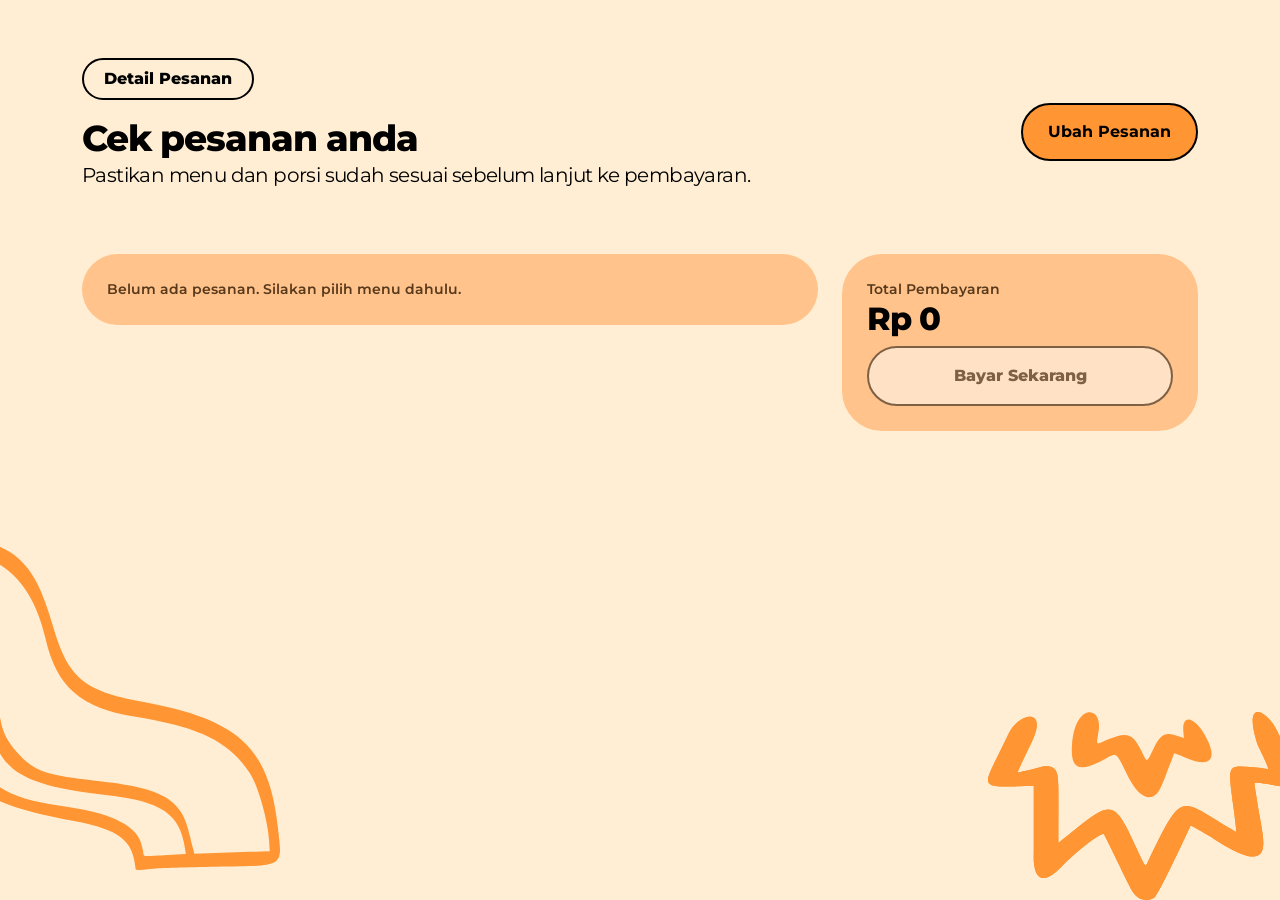
<file: detail-order.html>
<!doctype html>
<html lang="en">
  <head>
    <meta charset="UTF-8" />
    <meta name="viewport" content="width=device-width, initial-scale=1.0" />
    <link rel="stylesheet" href="style.css" />
    <title>Detail Pesanan MieME</title>
    <link rel="icon" type="image/png" sizes="32x32" href="img/favicon/favicon-32x32.png" />
    <link href="https://cdn.jsdelivr.net/npm/bootstrap@5.3.2/dist/css/bootstrap.min.css" rel="stylesheet" integrity="sha384-T3c6CoIi6uLrA9TneNEoa7RxnatzjcDSCmG1MXxSR1GAsXEV/Dwwykc2MPK8M2HN" crossorigin="anonymous" />
    <link href="https://fonts.googleapis.com/css2?family=Montserrat:wght@400;500;600;700;800&family=Poppins:wght@400;500;600;700&display=swap" rel="stylesheet" />
  </head>
  <body style="font-family: Montserrat; background-color: #101010">
    <section class="order-page position-relative overflow-hidden">
      <img src="img/aboutus atas kanan.svg" alt="" class="aboutus-atas-kanan position-absolute z-0" />
      <img src="img/aboutus atas kiri.svg" alt="" class="aboutus-atas-kiri position-absolute z-0" />
      <div class="container position-relative z-1">
        <div class="row py-5">
          <div class="col-lg-8">
            <div class="judul-menu d-inline-block">Detail Pesanan</div>
            <p class="menu-tagline mt-3">
              <span>Cek pesanan anda</span>
              <br />
              Pastikan menu dan porsi sudah sesuai sebelum lanjut ke pembayaran.
            </p>
          </div>
          <div class="col-lg-4 d-flex align-items-center justify-content-lg-end">
            <a href="order.html" class="order-back text-decoration-none">Ubah Pesanan</a>
          </div>
        </div>

        <div class="row pb-5">
          <div class="col-lg-8">
            <div class="detail-box" id="detailList"></div>
          </div>
          <div class="col-lg-4 mt-4 mt-lg-0">
            <div class="summary-box">
              <p class="m-0">Total Pembayaran</p>
              <h1 id="detailTotal">Rp0</h1>
              <button id="bayarBtn">Bayar Sekarang</button>
            </div>
          </div>
        </div>
      </div>
    </section>

    <script src="detail-order.js"></script>
    <script src="https://cdn.jsdelivr.net/npm/bootstrap@5.3.2/dist/js/bootstrap.bundle.min.js" integrity="sha384-C6RzsynM9kWDrMNeT87bh95OGNyZPhcTNXj1NW7RuBCsyN/o0jlpcV8Qyq46cDfL" crossorigin="anonymous"></script>
  </body>
</html>
</file>
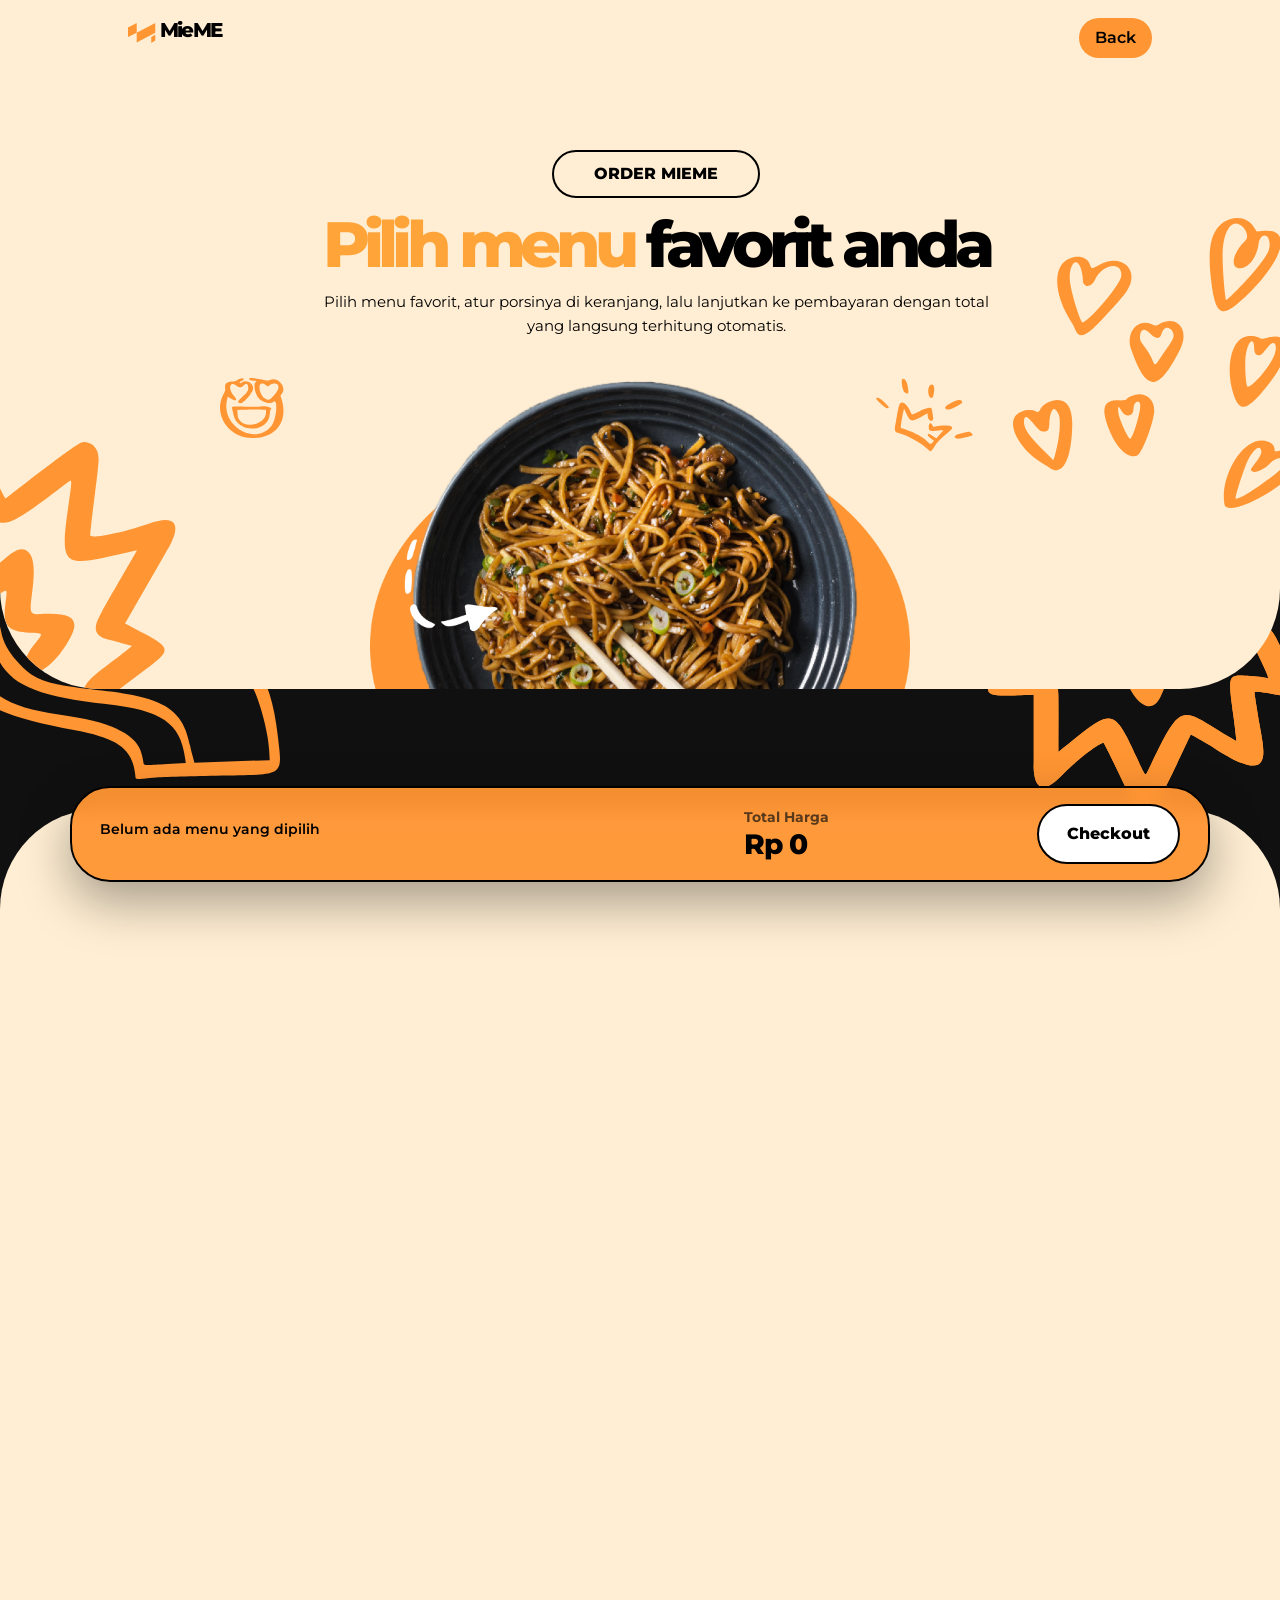
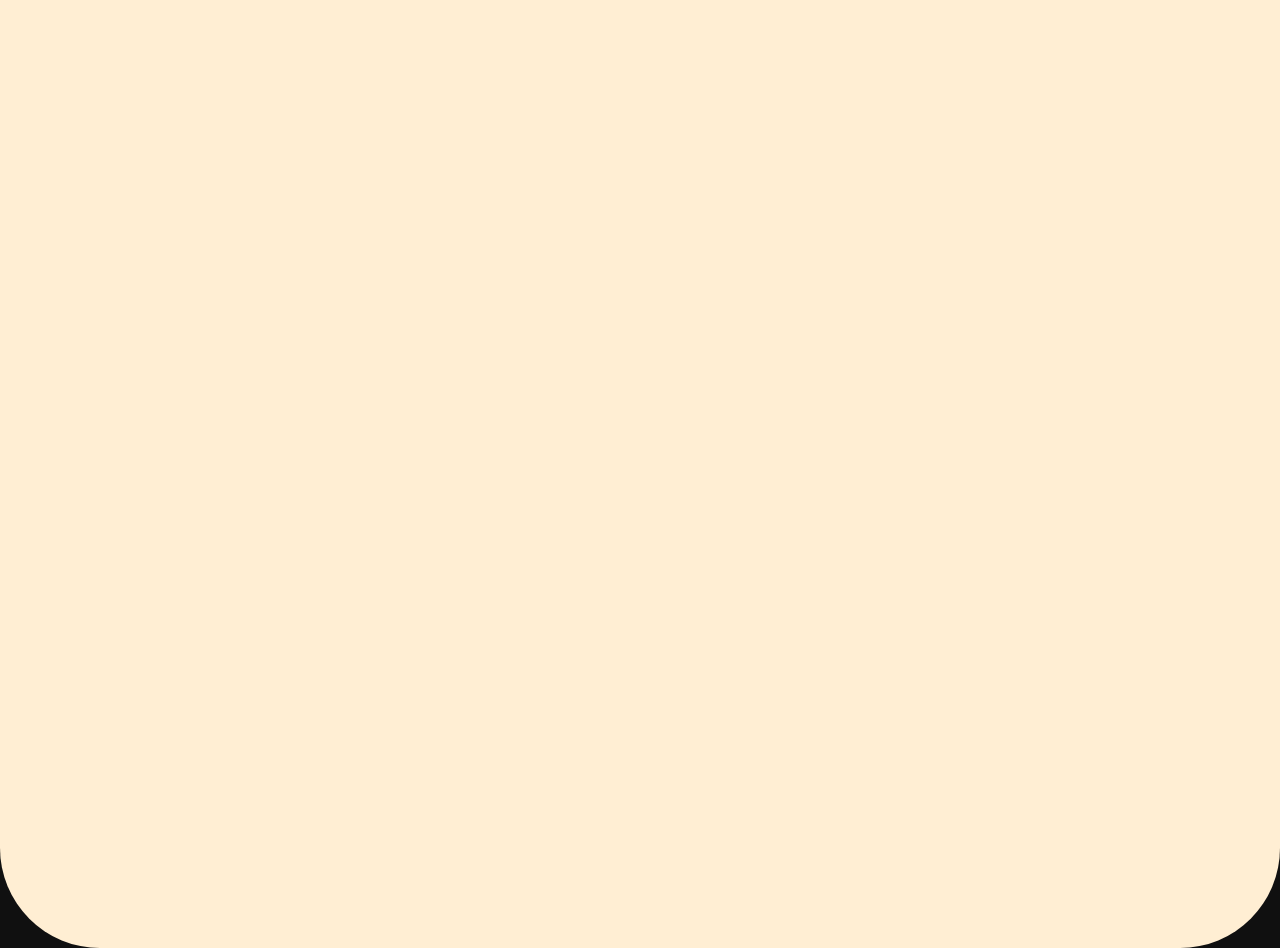
<file: order.html>
<!doctype html>
<html lang="en">
  <head>
    <meta charset="UTF-8" />
    <meta name="viewport" content="width=device-width, initial-scale=1.0" />
    <link rel="stylesheet" href="style.css" />
    <title>Order MieME</title>
    <link rel="apple-touch-icon" sizes="180x180" href="img/favicon/apple-touch-icon.png" />
    <link rel="icon" type="image/png" sizes="32x32" href="img/favicon/favicon-32x32.png" />
    <link rel="icon" type="image/png" sizes="16x16" href="img/favicon/favicon-16x16.png" />
    <link rel="manifest" href="img/favicon/site.webmanifest" />
    <link href="https://cdn.jsdelivr.net/npm/bootstrap@5.3.2/dist/css/bootstrap.min.css" rel="stylesheet" integrity="sha384-T3c6CoIi6uLrA9TneNEoa7RxnatzjcDSCmG1MXxSR1GAsXEV/Dwwykc2MPK8M2HN" crossorigin="anonymous" />
    <link
      href="https://fonts.googleapis.com/css2?family=Lato:wght@100;400;700&family=Montserrat:wght@400;500;600;700;800&family=Outfit:wght@400;500;600;700&family=Poppins:ital,wght@0,100;0,200;0,300;0,400;0,500;0,600;0,700;1,400;1,500;1,600;1,700&display=swap"
      rel="stylesheet"
    />
    <link rel="stylesheet" href="https://cdn.jsdelivr.net/npm/bootstrap-icons@1.10.5/font/bootstrap-icons.css" />
    <link href="https://unpkg.com/aos@2.3.1/dist/aos.css" rel="stylesheet" />
  </head>
  <body style="font-family: Montserrat; background-color: #101010">
    

    <section id="order-landing" class="position-relative overflow-hidden">
      <div class="border-landing order-landingcon position-relative overflow-hidden z-3">
        <img src="img/kiri.svg" alt="" class="gambar-kiri position-absolute" />
        <img src="img/lope.svg" alt="" class="lope position-absolute" />
        <div class="container order-landingcon position-relative">
          <div class="Qdayak d-block position-absolute">
            <svg xmlns="http://www.w3.org/2000/svg" width="28" height="20" viewBox="0 0 28 20" fill="none">
              <path d="M0 14.0669V4.40188L8.70806 0V9.76068L27.2725 0V9.76068L8.70806 19.4257V9.76068L0 14.0669Z" fill="#FF9533" />
              <path d="M23.2534 13.9712L27.2725 11.6746V17.4161L23.2534 19.9999V13.9712Z" fill="#FF9533" />
            </svg>
            <span style="color: #000; text-align: center; font-family: Montserrat; font-size: 20px; font-style: normal; font-weight: 800; line-height: normal; letter-spacing: -1.8px">MieME</span>
          </div>

          <div class="d-lg-inline-block d-none nav-order position-absolute">
            <a style="text-decoration: none" href="index.html">
              <p class="m-0 my-2 mx-3">Back</p>
            </a>
          </div>

          <div class="row align-content-end order-landingcon gap-4">
            <div class="text-center text-landing order-hero-text mx-lg-3">
              <div class="d-flex align-items-center justify-content-center">
                <p class="welcome-landing d-block" data-aos="zoom-in" data-aos-delay="100">ORDER MIEME</p>
              </div>
              <div class="tagline-landing mb-3" data-aos="zoom-in" data-aos-delay="200"><span>Pilih menu</span> favorit anda</div>
              <p class="deskripsi-tagline-landing" data-aos="zoom-in" data-aos-delay="300">Pilih menu favorit, atur porsinya di keranjang, lalu lanjutkan ke pembayaran dengan total yang langsung terhitung otomatis.</p>
            </div>

            <div class="d-flex justify-content-center align-self-end position-relative">
              <img src="img/emot-lope.svg" alt="emot-lope" class="emot-lope position-absolute" />
              <img src="img/king.svg" alt="" class="king position-absolute" />
              <img class="gambar-order-landing" src="img/Group 18325.png" alt="" data-aos="fade-up" data-aos-delay="500" />
            </div>
          </div>
        </div>
      </div>
      <img src="img/aboutus atas kanan.svg" alt="" class="aboutus-atas-kanan position-absolute z-0" />
      <img src="img/aboutus atas kiri.svg" alt="" class="aboutus-atas-kiri position-absolute z-0" />
    </section>

    <section id="order-menu" class="position-relative">
      <div class="bungkus-menu order-bungkus">
        <div class="container">
          <div class="row py-5">
            <div class="col-md-8">
              <div class="judul-menu d-inline-block" data-aos="zoom-in" data-aos-delay="100">Pilih Menu</div>
              <p class="menu-tagline" data-aos="zoom-in" data-aos-delay="200">
                <span>Pesan Menu MieME</span>
                <br />
                Pilih makanan atau minuman favorit anda. Pesanan akan tetap tersimpan meskipun halaman ditutup.
              </p>
            </div>
            <div class="col-md-4 justify-content-start justify-content-lg-end align-items-center d-flex see-menu">
              <a href="index.html#menu" class="text-decoration-none" data-aos="zoom-in" data-aos-delay="200"> Kembali </a>
            </div>
          </div>

          <div class="row g-4 pb-5 order-menu-list" id="menuOrder"></div>
        </div>
      </div>
    </section>

    <div class="cart-bawah fixed-bottom">
      <div class="container">
        <div class="cart-panel row align-items-center">
          <div class="col-lg-7">
            <div class="cart-list" id="cartList">
              <p class="m-0 cart-empty">Belum ada menu yang dipilih</p>
            </div>
          </div>
          <div class="col-lg-5 mt-3 mt-lg-0">
            <div class="d-flex align-items-center justify-content-between gap-3">
              <div>
                <p class="m-0 cart-label">Total Harga</p>
                <h2 class="m-0" id="cartTotal">Rp0</h2>
              </div>
              <button class="checkout-btn" id="checkoutBtn">Checkout</button>
            </div>
          </div>
        </div>
      </div>
    </div>

    <script src="https://unpkg.com/aos@2.3.1/dist/aos.js"></script>
    <script src="order.js"></script>
    <script src="https://cdn.jsdelivr.net/npm/bootstrap@5.3.2/dist/js/bootstrap.bundle.min.js" integrity="sha384-C6RzsynM9kWDrMNeT87bh95OGNyZPhcTNXj1NW7RuBCsyN/o0jlpcV8Qyq46cDfL" crossorigin="anonymous"></script>
  </body>
</html>
</file>
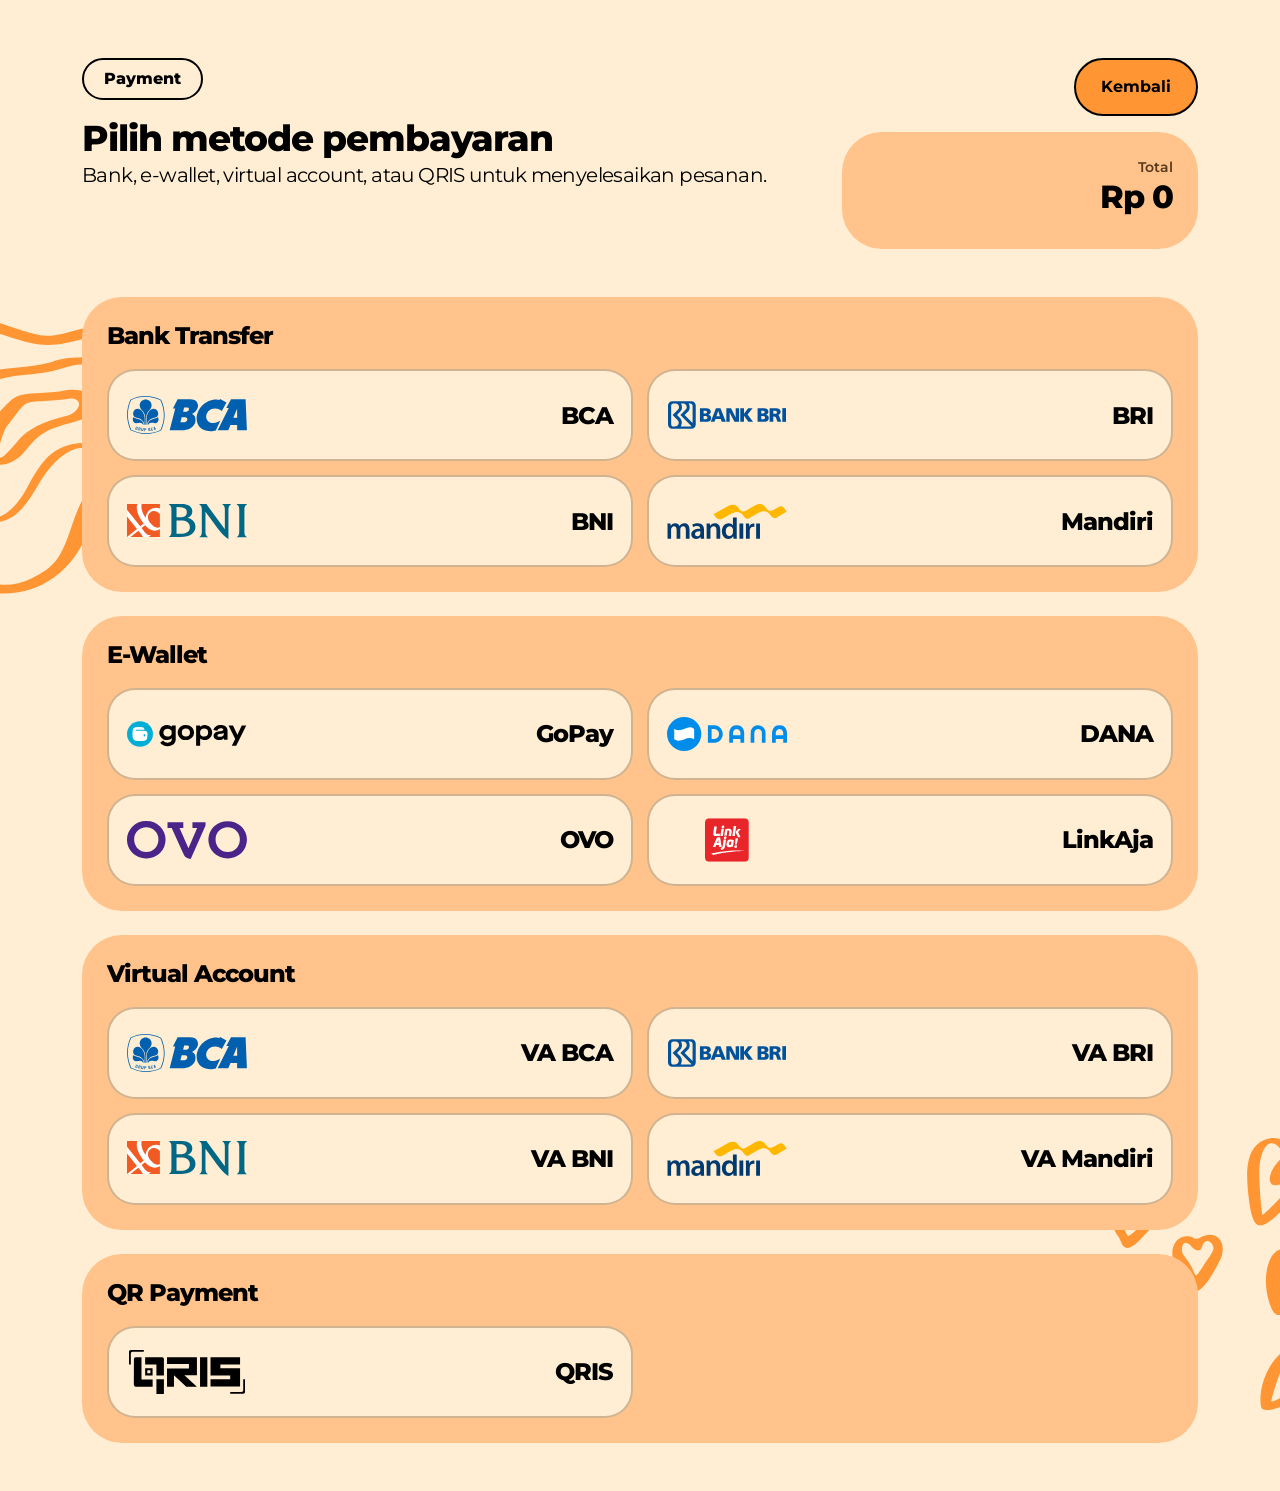
<file: payment.html>
<!doctype html>
<html lang="en">
  <head>
    <meta charset="UTF-8" />
    <meta name="viewport" content="width=device-width, initial-scale=1.0" />
    <link rel="stylesheet" href="style.css" />
    <title>Payment MieME</title>
    <link rel="icon" type="image/png" sizes="32x32" href="img/favicon/favicon-32x32.png" />
    <link href="https://cdn.jsdelivr.net/npm/bootstrap@5.3.2/dist/css/bootstrap.min.css" rel="stylesheet" integrity="sha384-T3c6CoIi6uLrA9TneNEoa7RxnatzjcDSCmG1MXxSR1GAsXEV/Dwwykc2MPK8M2HN" crossorigin="anonymous" />
    <link href="https://fonts.googleapis.com/css2?family=Montserrat:wght@400;500;600;700;800&family=Poppins:wght@400;500;600;700&display=swap" rel="stylesheet" />
  </head>
  <body style="font-family: Montserrat; background-color: #101010">

    <section class="order-page position-relative overflow-hidden">
      <img src="img/htestis1.svg" class="htestis1-payment position-absolute z-0" alt="" />
      <img src="img/htestis2.svg" class="htestis2 position-absolute z-0" alt="" />
      <div class="container position-relative z-1">
        <div class="row py-5">
          <div class="col-lg-8">
            <div class="judul-menu d-inline-block">Payment</div>
            <p class="menu-tagline mt-3">
              <span>Pilih metode pembayaran</span>
              <br />
              Bank, e-wallet, virtual account, atau QRIS untuk menyelesaikan pesanan.
            </p>
          </div>
          <div class="col-lg-4 d-flex align-items-center justify-content-lg-end">
            <div class="payment-kanan">
              <a href="detail-order.html" class="order-back text-decoration-none d-inline-block mb-3">Kembali</a>
              <div class="payment-total">
                <p class="m-0">Total</p>
                <h1 id="paymentTotal">Rp0</h1>
              </div>
            </div>
          </div>
        </div>

        <div class="row pb-5">
          <div class="col-lg-12">
            <div class="payment-section">
              <h2>Bank Transfer</h2>
              <div class="payment-grid" id="bankList"></div>
            </div>

            <div class="payment-section mt-4">
              <h2>E-Wallet</h2>
              <div class="payment-grid" id="ewalletList"></div>
            </div>

            <div class="payment-section mt-4">
              <h2>Virtual Account</h2>
              <div class="payment-grid" id="vaList"></div>
            </div>

            <div class="payment-section mt-4">
              <h2>QR Payment</h2>
              <div class="payment-grid" id="qrisList"></div>
            </div>
          </div>
        </div>
      </div>
    </section>

    <script src="payment.js"></script>
    <script src="https://cdn.jsdelivr.net/npm/bootstrap@5.3.2/dist/js/bootstrap.bundle.min.js" integrity="sha384-C6RzsynM9kWDrMNeT87bh95OGNyZPhcTNXj1NW7RuBCsyN/o0jlpcV8Qyq46cDfL" crossorigin="anonymous"></script>
  </body>
</html>
</file>
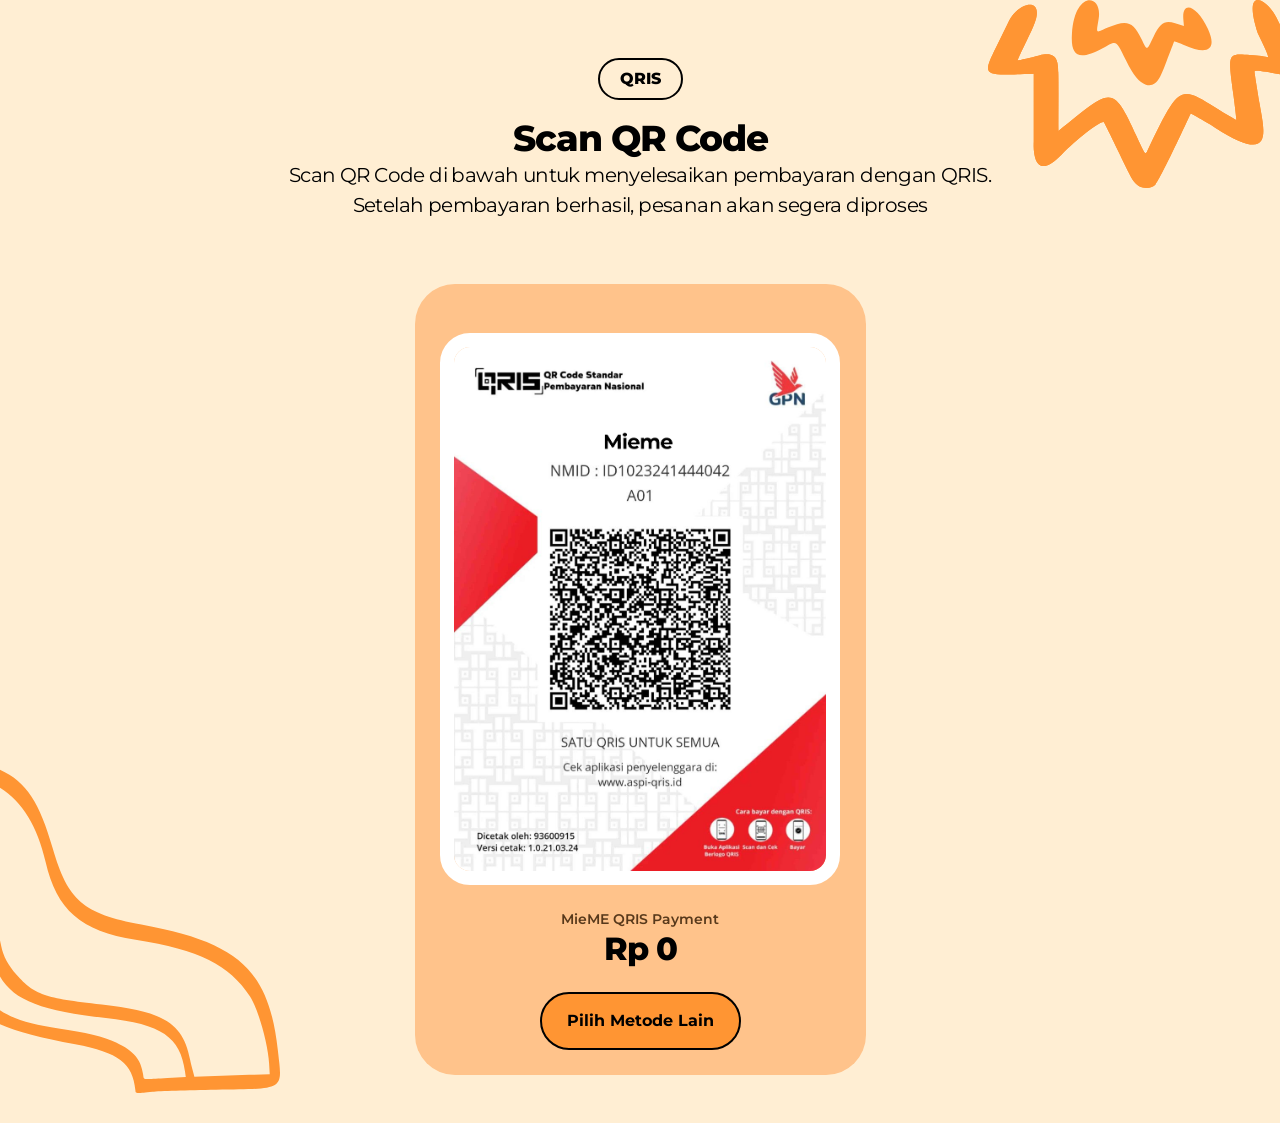
<file: qris.html>
<!doctype html>
<html lang="en">
  <head>
    <meta charset="UTF-8" />
    <meta name="viewport" content="width=device-width, initial-scale=1.0" />
    <link rel="stylesheet" href="style.css" />
    <title>QRIS MieME</title>
    <link rel="icon" type="image/png" sizes="32x32" href="img/favicon/favicon-32x32.png" />
    <link href="https://cdn.jsdelivr.net/npm/bootstrap@5.3.2/dist/css/bootstrap.min.css" rel="stylesheet" integrity="sha384-T3c6CoIi6uLrA9TneNEoa7RxnatzjcDSCmG1MXxSR1GAsXEV/Dwwykc2MPK8M2HN" crossorigin="anonymous" />
    <link href="https://fonts.googleapis.com/css2?family=Montserrat:wght@400;500;600;700;800&family=Poppins:wght@400;500;600;700&display=swap" rel="stylesheet" />
  </head>
  <body style="font-family: Montserrat; background-color: #101010">

    <section class="order-page position-relative overflow-hidden">
      <img src="img/aboutus atas kanan.svg" alt="" class="aboutus-atas-kanan-qris position-absolute z-0" />
      <img src="img/aboutus atas kiri.svg" alt="" class="aboutus-atas-kiri position-absolute z-0" />
      <div class="container position-relative z-1">
        <div class="row py-5 justify-content-center">
          <div class="col-lg-8 text-center">
            <div class="judul-menu d-inline-block">QRIS</div>
            <p class="menu-tagline mt-3">
              <span>Scan QR Code</span>
              <br />
              Scan QR Code di bawah untuk menyelesaikan pembayaran dengan QRIS. Setelah pembayaran berhasil, pesanan akan segera diproses
            </p>
          </div>
        </div>

        <div class="row pb-5 justify-content-center">
          <div class="col-lg-5">
            <div class="qris-detail-box text-center">
              <img class="qris-code-img mt-4" src="img/Qris.png" alt="QR Code MieME" />
              <p class="m-0 mt-4">MieME QRIS Payment</p>
              <h1 id="qrisTotal">Rp0</h1>
              <a href="payment.html" class="order-back text-decoration-none d-inline-block mt-3">Pilih Metode Lain</a>
            </div>
          </div>
        </div>
      </div>
    </section>

    <script src="qris.js"></script>
    <script src="https://cdn.jsdelivr.net/npm/bootstrap@5.3.2/dist/js/bootstrap.bundle.min.js" integrity="sha384-C6RzsynM9kWDrMNeT87bh95OGNyZPhcTNXj1NW7RuBCsyN/o0jlpcV8Qyq46cDfL" crossorigin="anonymous"></script>
  </body>
</html>
</file>
<file: style.css>
html {
  font-family: 'Montserrat', sans-serif;
  background: #101010;
  font-family: Montserrat;
}

body {
  margin: 0px;
  border: 0px;
  background: #101010;
}

/* Navbar */
.inner-navbar {
  max-width: 1440px;
}

.nav-item {
  margin: 0px 17px;
}

.navbar-nav {
  border-radius: 20px;
  background: rgba(255, 149, 51, 0.6);
}

.navbar-nav p {
  color: #000;
  font-family: Montserrat;
  font-size: 16px;
  font-weight: 600;
}

.navbar {
  transition: all 0.2s linear;
  padding: 0px;
  margin: 0px;
  background: rgba(245, 245, 245, 0);
}

.navbar.scrolled {
  background: rgba(0, 0, 0, 0.842);
  backdrop-filter: blur(5px);
}

.logo {
  color: white;
}

.logo span {
  color: #fdc55e;
}

.menu {
  color: #000;
  font-size: 16px;
  font-weight: 400;
  backdrop-filter: blur(5px);
}

.nav-order {
  top: 18px;
  right: 58px;
  border-radius: 50px;
  background: linear-gradient(0deg, #ff9533 0%, #ff9533 100%), #000;
}

.nav-order p {
  color: #000;
  font-family: Montserrat;
  font-size: 16px;
  font-weight: 600;
}

@media only screen and (min-width: 992px) {
  .navbar-nav {
    border-radius: 100px;
    backdrop-filter: blur(5px);
    background: rgba(255, 149, 51, 0.6);
  }

  .menu {
    background: none;
    backdrop-filter: none;
  }
}

.logo h2 {
  font-size: 23px;
}

@media only screen and (min-width: 768px) {
  .logo h2 {
    font-size: 35px;
  }
}

.navbar-toggler-icon {
  color: #fff;
}

/* Navbar end */

/* ___________________--Landing_-_____________________________ */

#landing {
  /* width: 100vw; */
  min-height: 900px;
  background: #101010;
  padding-bottom: 162px;
}

.border-landing {
  background: #ffeed3;
  border-bottom-left-radius: 100px;
  border-bottom-right-radius: 100px;
}
.landingcon {
  height: 100%;
}

.welcome-landing {
  margin-top: 150px;
}

.text-landing .welcome-landing {
  color: #000;
  font-family: Montserrat;
  font-size: 16px;
  font-weight: 800;
  border: #000 2px solid;
  padding: 10px 40px;
  border-radius: 50px;
}

.tagline-landing {
  color: #000;
  font-family: Montserrat;
  font-size: 64px;
  font-style: normal;
  font-weight: 800;
  line-height: 60px;
  letter-spacing: -5.76px;
}

.tagline-landing span {
  color: #ffa439;
  text-align: center;
  font-family: Montserrat;
  font-size: 64px;
  font-style: normal;
  font-weight: 800;
  line-height: 60px; /* 93.75% */
  letter-spacing: -5.76px;
}

.deskripsi-tagline-landing {
  color: #000;
  text-align: center;
  font-family: Montserrat;
  font-size: 14px;
  font-style: normal;
  font-weight: 400;
  line-height: normal;
}

.gambar-landing {
  width: 705px;
}

.gambar-kiri {
  bottom: 0;
  left: 0;
  height: 325.665px;
}

.emot-lope {
  top: 0;
  left: 150px;
  width: 64.492px;
}

.king {
  width: 96.771px;
  top: 0;
  right: 237px;
}

.lope {
  width: 267px;
  right: 0;
  bottom: 180px;
}

.tombol-landing {
  border-radius: 50px;
  background: #ffeed3;
  bottom: 90px;
  padding: 10px;
}

.tombol-landing .order {
  border-radius: 50px;
  border: 2px solid #000;
  background: linear-gradient(0deg, #ff9533 0%, #ff9533 100%), #000;
  color: #000;
  width: 177px;
  height: 59px;
  flex-shrink: 0;

  font-family: Montserrat;
  font-size: 16px;
  font-style: normal;
  font-weight: 600;
}

.tombol-landing .more {
  width: 177px;
  height: 59px;
  flex-shrink: 0;
  color: #000;
  font-family: Montserrat;
  font-size: 16px;
  font-style: normal;
  font-weight: 600;
  border-radius: 50px;
  border: 2px solid #000;
}
.aboutus-atas-kanan {
  width: 312.486px;
  bottom: 0px;
  right: -20px;
}
.aboutus-atas-kanan-qris {
  width: 312.486px;
  top: 0px;
  right: -20px;
}
.aboutus-atas-kiri {
  width: 400px;
  bottom: 30px;
  left: -120px;
}

.piala {
  width: 256.912px;
  right: -50px;
  bottom: 100px;
}

.Qdayak {
  top: 18px;
  left: 58px;
}

@media only screen and (max-width: 992px) {
  .text-landing .welcome-landing {
    font-size: 12px;
  }
  .tagline-landing {
    font-size: 30px;
    letter-spacing: -2.7px;
    line-height: 33px;
  }
  .tagline-landing span {
    font-size: 30px;
    letter-spacing: -2.7px;
  }
  .gambar-landing {
    width: 444px;
  }
  .tombol-landing .more {
    width: 112px;
    height: 37px;
    font-size: 10px;
  }

  .tombol-landing {
    padding: 8px;
    bottom: 50px;
  }
  .tombol-landing .order {
    width: 112px;
    height: 37px;
    font-size: 10px;
  }
  .order-icon {
    width: 10px;
    height: 10.513px;
  }
  .gambar-kiri {
    bottom: 150px;
    left: 0;
    height: 120px;
  }
  .lope {
    width: 120px;
    right: -50px;
    bottom: 180px;
  }
  .emot-lope {
    top: 0;
    left: 110px;
    width: 22px;
  }
  .king {
    width: 68px;
    top: 0;
    right: 100px;
  }
  .aboutus-atas-kanan {
    width: 122px;
    bottom: 0px;
    right: -20px;
  }
  .aboutus-atas-kanan-qris {
    width: 122px;
    top: 0px;
    right: -20px;
  }
  .aboutus-atas-kiri {
    width: 120px;
    bottom: 0px;
    left: -10px;
  }

  #landing {
    padding-bottom: 0;
    min-height: 690px;
  }
}

/* ___________________--Landing end_-_____________________________ */

/* _____________________--Aboutus-____________________________________________ */

#aboutus {
  background-color: #101010;
}

.judul-aboutus {
  font-size: 16px;
  font-weight: 800;
  color: #fff;
  border: 2px solid #fff;
  border-radius: 50px;
  padding: 7px 20px;
}
.tagline-aboutus {
  color: #fff;
  font-size: 36px;
  font-weight: 800;
  line-height: normal;
  letter-spacing: -2.5px;
}

.menu-aboutus p,
span {
  margin-top: 10px;
  color: #fff;
  font-size: 20px;
  font-weight: 400;
  line-height: normal;
  letter-spacing: -1px;
}

.menu-aboutus li {
  list-style: none;
}

.menu-aboutus ul {
  padding: 0%;
}

.learnmore {
  font-size: 16px;
  color: #fff;
  font-weight: 600;
  border-radius: 50px;
  background: #ff9533;
  padding: 10px 25px;
}

.img-aboutus {
  width: 100%;
  height: 440px;
  border-radius: 80px;
  object-fit: cover;
  object-position: center;
}

@media only screen and (max-width: 992px) {
  .judul-aboutus {
    font-size: 12px;
  }

  .tagline-aboutus {
    font-size: 25px;
  }
  .menu-aboutus p,
  span {
    font-size: 14px;
  }
  .img-aboutus {
    height: 390px;
  }
}

/* _____________________--Aboutus end-____________________________________________ */

/* ___________________--Award-_________________________________ */

#award {
  background-color: #101010;
}

.judul-award {
  font-size: 16px;
  font-weight: 800;
  color: #fff;
  border: 2px solid #fff;
  border-radius: 50px;
  padding: 7px 20px;
}
.tagline-award {
  color: #fff;
  font-size: 36px;
  font-weight: 800;
  line-height: normal;
  letter-spacing: -2.5px;
}

.menu-award p {
  margin-top: 10px;
  color: #fff;
  font-size: 20px;
  font-weight: 400;
  line-height: normal;
  letter-spacing: -1px;
}

.img-award {
  width: 100%;
  height: 571.64px;

  border-radius: 80px;
  object-fit: cover;
  object-position: center;
}

.award-award {
  border-radius: 80px;
  background: rgba(135, 135, 135, 0.3);
  padding: 25px 10px;
  backdrop-filter: blur(12.5px);
}

.award-award h1 {
  color: #ff9533;
  font-size: 36px;
  font-weight: 700;
  margin: 0;
}

.award-award p {
  margin: 0;
  color: #fff;
  font-size: 14px;
  font-weight: 400;
}

@media only screen and (max-width: 992px) {
  .judul-award {
    font-size: 12px;
  }

  .tagline-award {
    font-size: 25px;
  }
  .menu-award p {
    font-size: 14px;
  }
  .img-award {
    height: 390px;
  }

  .award-award {
    padding: 25px 10px;
  }

  .award-award h1 {
    font-size: 25px;
  }

  .award-award p {
    font-size: 10px;
  }
}

/* ___________________--Award ENdd-_________________________________ */

/* __________________---Menu--__---________________________________________________ */

#menu {
  background: #101010;
}

.bungkus-menu {
  border-radius: 100px;
  background: #ffeed3;
}

.judul-menu {
  font-size: 16px;
  font-weight: 800;
  color: #000;

  border: 2px solid #000;
  border-radius: 50px;
  padding: 7px 20px;
}

.menu-tagline span {
  font-size: 36px;
  font-weight: 800;
  color: #000;
  line-height: normal;
}

.menu-tagline {
  color: #000;
  font-size: 20px;
  font-weight: 400;
  letter-spacing: -0.6px;
}

.see-menu a {
  color: #ff9533;
  font-size: 24px;
  font-weight: 800;
}

.menu-menu {
  border-radius: 40px;
  background: #ffc38b;
}

.menu-menu:hover {
  background: #ff9533;
  transition: 0.5s;
}

.menu-menu img {
  width: 240px;
  object-fit: cover;
}

.menu-menu h1 {
  color: #000;
  font-size: 32px;
  font-weight: 600;
  letter-spacing: -2.88px;
}

.menu-menu p {
  font-size: 14px;
  color: #58391b;
  font-weight: 400;
  letter-spacing: -0.42px;
  line-height: normal;
}

.porsi svg {
  width: 20px;
}

.waktu-saji h2 {
  font-size: 14px;
  color: #000;
  font-weight: 500;
  letter-spacing: -0.42px;
}

.price h2 {
  font-size: 20px;
  color: #000;
  font-weight: 500;
}

.menu-gambar2 img {
  width: 170px;
}
.menu-gambar3 img {
  width: 100%;
}
.menu-gambar4 img {
  width: 100%;
}
.menu-gambar5 img {
  width: 100%;
}
.menu-gambar6 img {
  width: 100%;
  max-width: 170px;
}

.menu-bawah {
  padding-bottom: 290px;
}

.menu-footer {
  border-radius: 150px;
  background: #ff9533;
  height: 100%;
}

.menufoot {
  bottom: -150px;
  height: 332px;
}
.mie-double {
  width: 425px;
}

.mie-absolute {
  width: 267px;
  top: -30px;
}

.menu-footer .deskripsi h1 {
  font-size: 36px;
  font-weight: 800;
  color: #000;
  letter-spacing: -3.24px;
}
.menu-footer .deskripsi p {
  font-size: 20px;
  font-weight: 400;
  color: #000;
  letter-spacing: -0.6px;
}

.menu-footer .deskripsi a {
  font-size: 16px;
  color: #000;
  font-weight: 700;
  background: linear-gradient(0deg, #fff 0%, #fff 100%), #000;
  border-radius: 50px;
  padding: 20px 20px;
}

@media only screen and (max-width: 992px) {
  .menu-bawah {
    padding-bottom: 350px;
  }
  .bungkus-menu {
    border-radius: 40px;
  }

  .judul-menu {
    font-size: 12px;
  }

  .menu-tagline span {
    font-size: 25px;
  }
  .menu-tagline {
    font-size: 14px;
  }

  .see-menu a {
    font-size: 14px;
  }

  .menu-menu {
    border-radius: 25px;
  }
  .menu-menu img {
    width: 162px;
  }

  .menu-menu h1 {
    font-size: 20px;
    letter-spacing: -1.8px;
  }
  .menu-menu p {
    font-size: 14px;
    letter-spacing: -0.42px;
  }
  .menu-gambar2 img {
    width: 100%;
  }
  .menu-gambar3 img {
    width: 100%;
    max-width: 400px;
  }
  .menu-gambar4 img {
    width: 100%;
    max-width: 372px;
  }
  .menu-gambar5 img {
    width: 100%;
    max-width: 255px;
  }
  .menu-gambar6 img {
    width: 100%;
    /* max-width: 120px; */
  }
  .menufoot {
    bottom: -150px;
    /* min-height: 410px; */
    height: auto;
  }
  .mie-double {
    width: 217px;
    top: -80px;
  }

  .mie-absolute {
    width: 188px;
    top: 7%;
    left: 36%;
    transform: translate(-50%, -50%);
  }
  .menu-footer {
    border-radius: 60px;
  }

  .menu-footer .deskripsi h1 {
    letter-spacing: -1.8px;

    font-size: 20px;
  }
  .menu-footer .deskripsi p {
    font-size: 14px;
    letter-spacing: -0.42px;
  }
  .menu-footer .deskripsi a {
    font-size: 14px;
  }

  .menufood-bawah {
    margin-bottom: 150px;
  }
}
/* __________________---Menu-End-__---________________________________________________ */

/* _______----Testinomi--_______________________________ */

/* ________________Carousel________________ */

.makanan-judul {
  font-size: 16px;
  color: #fff;
  font-weight: 800;
  font-family: Montserrat;
  border-radius: 50px;
  border: 2px solid #fff;
  padding: 20px 40px;
}

.makanan-subjudul {
  font-size: 36px;

  font-weight: 800;

  color: #fff;
  letter-spacing: -2.25px;
}

.makanan-p {
  color: #fff;
  font-size: 20px;
  font-weight: 400;
  font-family: Montserrat;
  letter-spacing: -0.42px;
}

.wrapper2 {
  max-width: 1100px;
  width: 100%;
  position: relative;
}
.wrapper2 i {
  bottom: -10%;
  height: 30px;
  width: 30px;
  cursor: pointer;
  font-size: 1.25rem;
  position: absolute;
  text-align: center;
  line-height: 25px;
  background: transparent;
  border: #fff solid 2px;
  border-radius: 50%;
  box-shadow: 0 3px 6px rgba(0, 0, 0, 0.23);
  transform: translateY(-50%);
  transition: transform 0.1s linear;
  color: #fff;
}
.wrapper2 i:active {
  transform: translateY(-50%) scale(0.85);
}
.wrapper2 i:first-child {
  right: 15px;
  z-index: 10;
}
.wrapper2 i:last-child {
  right: -22px;
}

.wrapper2 .carousel2 {
  display: grid;
  grid-auto-flow: column;
  grid-auto-columns: calc((100% / 2) - 12px);
  overflow-x: auto;
  scroll-snap-type: x mandatory;
  gap: 16px;
  border-radius: 8px;
  scroll-behavior: smooth;
  scrollbar-width: none;
}

.carousel2::-webkit-scrollbar {
  display: none;
}
.carousel2.no-transition {
  scroll-behavior: auto;
}
.carousel2.dragging2 {
  scroll-snap-type: none;
  scroll-behavior: auto;
}
.carousel2.dragging2 .card2 {
  cursor: grab;
  user-select: none;
}
.carousel2 :where(.card2, .img) {
  display: flex;
  justify-content: center;
  align-items: center;
}

.carousel2 .card2 {
  scroll-snap-align: start;
  /* height: 390px; */
  list-style: none;
  background: #fff;
  cursor: pointer;
  padding-bottom: 15px;
  flex-direction: column;
  border-radius: 8px;
}
.carousel2 .card2 .img {
  background: #8b53ff;
  height: 148px;
  width: 148px;
  border-radius: 50%;
}
.card2 .img img {
  width: 140px;
  height: 140px;
  border-radius: 50%;
  object-fit: cover;
  border: 4px solid #fff;
}
.carousel2 .card2 h2 {
  font-weight: 500;
  font-size: 1.56rem;
  margin: 30px 0 5px;
}
.carousel2 .card2 span {
  color: #6a6d78;
  font-size: 1.31rem;
}

.testismoni {
  color: #fff;

  font-family: Montserrat;
  font-size: 14px;
  font-style: normal;
  font-weight: 400;
}

.nama {
  color: #fff;
  font-family: Montserrat;
  font-size: 14px;
  font-style: normal;
  font-weight: 600;
}

.jabatan {
  color: #fff;
  font-family: Montserrat;
  font-size: 14px;
  font-style: normal;
  font-weight: 400;
  line-height: normal;
}

.htestis1 {
  width: 342.565px;
  left: -100px;
  top: 150px;
  z-index: 1;
}
.htestis1-payment {
  width: 342.565px;
  left: -100px;
  top: 320px;
  z-index: 1;
}
.htestis2 {
  width: 267px;
  right: -50px;
  bottom: 80px;
}

#komentar {
  padding: 10px 0px;
}

@media screen and (max-width: 900px) {
  .makanan-judul {
    font-size: 12px;
    color: #fff;
    font-weight: 800;
    font-family: Montserrat;
    border-radius: 50px;
    border: 2px solid #fff;
    padding: 20px 40px;
  }

  .makanan-subjudul {
    font-size: 25px;

    font-weight: 800;

    color: #fff;
    letter-spacing: -2.25px;
  }

  .makanan-p {
    color: #fff;
    font-size: 14px;
    font-weight: 400;
    font-family: Montserrat;
    letter-spacing: -0.42px;
  }
  .wrapper2 .carousel2 {
    grid-auto-columns: calc((100% / 1) - 9px);
  }
}

@media screen and (max-width: 600px) {
  .wrapper2 .carousel2 {
    grid-auto-columns: 100%;
  }
  .wrapper2 i:first-child {
    left: 0px;
    z-index: 10;
  }
  .wrapper2 i:last-child {
    right: 0px;
  }
}
/* ________________Carousel end______________ */
/* _______----Testinomi end--_______________________________ */

/*______________________-___--____ FAQ-__----------------__________________ */
/* FAQ__________________________________________ */

#faq {
  margin-top: 10px;
  margin-bottom: 100px;
}

.faq-judul h2 {
  font-size: 12px;

  font-family: Montserrat;
  font-weight: 800;
  color: #fff;

  border-radius: 50px;
  border: 2px solid #fff;
  padding: 10px 40px;
  display: inline-block;
}

.faq-judul h1 {
  color: #fff;
  font-size: 25px;
  letter-spacing: -2.25px;
  font-family: Montserrat;
  font-weight: 800;
  line-height: normal;
}

.faq-judul p {
  color: #fff;
  font-size: 14px;
  font-weight: 400;
  letter-spacing: -0.42px;
}

.tab input,
.tab .content {
  display: none;
}
.tab input:checked ~ .content {
  transition: all 0.2s ease;
  display: block;
}

.judul-table {
  border-radius: 50px;
}
.judul-table p {
  width: 90%;
}

.tab input:checked ~ .judul-table {
  transition: all 0.2s ease;
  border-radius: 50px 50px 0 0;
}

.tab label {
  display: block;
  padding: 10px;
  color: #fff;
  font-family: Montserrat;
  letter-spacing: -1.08px;

  font-size: 12px;
  font-style: normal;
  font-weight: 600;
  cursor: pointer;
}

.tab .content {
  padding: 10px;
  border-radius: 0 0 50px 50px;
  transition: all 0.2s ease;
}

.tab label {
  position: relative;
}
.tab label::after {
  display: block;
  content: url('img/plus.svg');

  position: absolute;
  right: 27px;
  top: 27px;
  transition: all 0.4s;
}
.tab input:checked ~ label::after {
  transform: rotate(180deg);
}

.tab .content {
  color: #fff;
  font-family: Montserrat;
  font-size: 14px;
  letter-spacing: -1.26px;

  font-style: normal;
  font-weight: 400;
}

.hfaq1 {
  width: 230px;
  top: 107px;
  left: -90px;
}
.hfaq2 {
  width: 240px;
  bottom: 0px;
  right: -90px;
}

@media only screen and (min-width: 992px) {
  .hfaq1 {
    width: 261px;
    top: 107px;
    left: -50px;
  }
  .hfaq2 {
    width: 275px;
    bottom: 0px;
    right: -50px;
  }
  .faq-judul h2 {
    font-size: 16px;
  }

  .faq-judul h1 {
    font-size: 36px;
    letter-spacing: -3.24px;
  }

  .faq-judul p {
    font-size: 20px;
    letter-spacing: -0.6px;
  }
  .tab input,
  .tab .content {
    display: none;
  }
  .tab input:checked ~ .content {
    display: block;
    transition: all 0.2s ease;
  }

  .judul-table {
    border-radius: 80px;
  }
  .judul-table p {
    width: 90%;
  }
  .tab input:checked ~ .judul-table {
    border-radius: 50px 50px 0 0;
    transition: all 0.2s ease;
  }

  .tab label {
    display: block;
    padding: 10px;
    color: #fff;
    font-size: 20px;
    font-style: normal;
    font-weight: 600;
    cursor: pointer;
    letter-spacing: -1.8px;
    font-family: Montserrat;
  }

  .tab .content {
    padding: 10px;
    border-radius: 0 0 50px 50px;
    transition: all 0.2s ease;
  }

  .tab label {
    position: relative;
  }
  .tab label::after {
    display: block;
    content: url('img/plus.svg');

    position: absolute;
    right: 35px;
    top: 26px;
    transition: all 0.4s;
  }

  .tab input:checked ~ label::after {
    transform: rotate(180deg);
  }

  .tab .content {
    color: #fff;
    font-family: Montserrat;
    font-size: 20px;
    font-style: normal;
    letter-spacing: -1.8px;

    font-weight: 400;
  }
}

.bg-faq1 {
  border-radius: 80px;
  background: rgba(135, 135, 135, 0.3); /* box-shadow: 0px 0px 13px 2px rgba(0, 0, 0, 0.25); */
  backdrop-filter: blur(12.5px);
  color: white;
}

/* FAQ end__________________________________________ */

/* ________________________-__--__FAQ end--______________________________ */

/* FOoter____________________________________________--______________________ */

footer {
  background-color: #ffeed3;
}

.footer-qdayak h5 {
  font-size: 20px;
  letter-spacing: -1.8px;
  font-weight: 800;
  color: #000;
}

.footer-qdayak p {
  color: #000;
  font-size: 12px;
  font-weight: 500;
  font-style: normal;
  letter-spacing: -0.36px;
  font-family: Montserrat;
}
.footer-qdayak p span {
  font-weight: 600;
  color: #000;
}

.cp {
  color: rgba(108, 108, 108, 0.68);

  font-family: Poppins;
  font-size: 10px;
  font-style: normal;
  font-weight: 500;
  line-height: normal;
}

.cp span {
  color: rgba(108, 108, 108, 0.68);
  font-family: Poppins;
  font-size: 10px;
  font-style: normal;
  font-weight: 700;
  line-height: normal;
}

.cp a {
  color: #ff9533;
  font-family: Poppins;
  font-size: 10px;
  font-style: normal;
  font-weight: 500;
  line-height: normal;
  text-decoration-line: underline;
}

.footer-kiri li a {
  color: #000;

  font-family: Montserrat;
  font-size: 14px;
  font-style: normal;
  font-weight: 400;
  line-height: normal;
  letter-spacing: -0.42px;
}

.footer-kiri .judul {
  font-weight: 600;
}

.border-footer {
  border-top: 3px solid rgba(0, 0, 0, 0.17);
}

@media only screen and (min-width: 998px) {
  .footer-qdayak h5 {
    font-size: 20px;
    letter-spacing: -1.8px;
    font-weight: 800;
    color: #000;
  }

  .footer-qdayak p {
    color: #000;
    font-size: 16px;
    font-weight: 400;
  }

  .footer-kiri li a {
    color: #000;

    font-family: Montserrat;
    font-size: 14px;
    font-style: normal;
    font-weight: 400;
    line-height: normal;
    letter-spacing: -0.42px;
  }
  .footer-kiri .judul {
    font-weight: 600;
  }
}
/* FOoter Endd____________________________________________--______________________ */

/* __________________---Order--__---________________________________________________ */

#order-landing {
  min-height: 760px;
  background: #101010;
  padding-bottom: 120px;
}

.order-navbar {
  background: rgba(16, 16, 16, 0.72);
  backdrop-filter: blur(10px);
}

.order-brand span {
  color: #fff;
  font-size: 20px;
  font-weight: 800;
  letter-spacing: -1.4px;
  margin-top: 0px;
}

.order-nav-menu {
  padding: 0px 10px;
}

.order-nav-menu p {
  font-size: 14px;
}

.order-nav-cart {
  color: #000;
  background: #ff9533;
  border-radius: 50px;
  padding: 10px 22px;
  font-size: 14px;
  font-weight: 800;
  border: 2px solid #ff9533;
}

.order-nav-cart:hover {
  background: #ffeed3;
  border-color: #000;
}

.order-landingcon {
  height: 100%;
  min-height: 650px;
}

.gambar-order-landing {
  width: 540px;
}

.order-hero-text .tagline-landing {
  max-width: 820px;
  margin-left: auto;
  margin-right: auto;
}

.order-hero-text .deskripsi-tagline-landing {
  max-width: 680px;
  margin-left: auto;
  margin-right: auto;
  font-size: 15px;
  line-height: 1.6;
}

.order-bungkus {
  padding-bottom: 130px;
}

.order-menu-list {
  padding-left: 12px;
  padding-right: 12px;
}

.order-card {
  min-height: 300px;
  padding: 18px;
  overflow: hidden;
}

.order-card img {
  width: 190px;
}

.order-card-img {
  min-height: 230px;
}

.order-card-body {
  padding: 6px 10px 6px 4px;
}

.order-card h1 {
  font-size: 27px;
  line-height: 1.04;
  letter-spacing: -1.6px;
}

.order-card p {
  font-size: 13px;
  line-height: 1.45;
  letter-spacing: -0.2px;
}

.order-card .price h2 {
  font-size: 22px;
  font-weight: 800;
}

.order-person {
  color: #000;
  font-size: 20px;
}

.tambah-order {
  color: #000;
  font-size: 14px;
  font-weight: 800;
  background: #ff9533;
  border-radius: 50px;
  padding: 12px 20px;
  border: 2px solid #000;
}

.tambah-order:hover {
  background: #fff;
  transition: 0.3s;
}

.cart-bawah {
  padding: 0px 0px 18px;
  z-index: 2000;
}

.cart-panel {
  border-radius: 40px;
  background: rgba(255, 149, 51, 0.95);
  border: 2px solid #000;
  padding: 16px;
  box-shadow: 0px 20px 50px rgba(0, 0, 0, 0.35);
  backdrop-filter: blur(10px);
}

.cart-list {
  display: flex;
  gap: 10px;
  overflow-x: auto;
  scrollbar-width: thin;
  scrollbar-color: #101010 #ffeed3;
  padding-bottom: 10px;
}

.cart-list::-webkit-scrollbar {
  display: block;
  height: 9px;
}

.cart-list::-webkit-scrollbar-track {
  background: #ffeed3;
  border-radius: 50px;
}

.cart-list::-webkit-scrollbar-thumb {
  background: #101010;
  border-radius: 50px;
  border: 2px solid #ffeed3;
}

.cart-empty {
  color: #000;
  font-size: 14px;
  font-weight: 600;
}

.cart-item {
  min-width: 245px;
  border-radius: 30px;
  background: #ffeed3;
  padding: 10px;
  display: flex;
  align-items: center;
  gap: 10px;
}

.cart-item img {
  width: 54px;
  height: 54px;
  object-fit: contain;
}

.cart-item h1 {
  width: 95px;
  color: #000;
  font-size: 12px;
  font-weight: 700;
  letter-spacing: -0.5px;
  margin: 0px;
}

.cart-item p {
  color: #58391b;
  font-size: 11px;
  font-weight: 500;
}

.cart-action {
  margin-left: auto;
  display: flex;
  align-items: center;
  gap: 8px;
}

.cart-action button {
  width: 28px;
  height: 28px;
  border-radius: 50%;
  border: 2px solid #000;
  background: #ff9533;
  color: #000;
  font-weight: 800;
  line-height: 10px;
}

.cart-action span {
  color: #000;
  font-size: 14px;
  font-weight: 700;
  margin-top: 0px;
}

.cart-label {
  color: #58391b;
  font-size: 14px;
  font-weight: 700;
}

#cartTotal {
  color: #000;
  font-size: 28px;
  font-weight: 800;
  letter-spacing: -1px;
}

.checkout-btn {
  color: #000;
  font-size: 16px;
  font-weight: 800;
  background: #fff;
  border-radius: 50px;
  padding: 16px 28px;
  border: 2px solid #000;
}

.checkout-alert {
  display: none;
  position: fixed;
  inset: 0;
  z-index: 3000;
  align-items: center;
  justify-content: center;
  background: rgba(0, 0, 0, 0.55);
}

.checkout-alert.show {
  display: flex;
}

.checkout-alert-box {
  border-radius: 50px;
  background: #ffeed3;
  border: 2px solid #000;
  padding: 35px;
  text-align: center;
}

.checkout-alert-box h1 {
  color: #000;
  font-size: 32px;
  font-weight: 800;
  letter-spacing: -1px;
}

.checkout-alert-box p {
  color: #58391b;
  font-size: 16px;
  font-weight: 500;
}

@media only screen and (max-width: 992px) {
  .order-navbar .container {
    justify-content: space-between !important;
  }

  .order-brand span {
    font-size: 18px;
  }

  .order-nav-menu {
    margin-top: 10px;
    padding: 10px;
    background: rgba(255, 149, 51, 0.92);
  }

  #order-landing {
    min-height: 620px;
    padding-bottom: 0px;
  }

  .order-landingcon {
    min-height: 590px;
  }

  .gambar-order-landing {
    width: 390px;
  }

  .order-bungkus {
    border-radius: 40px;
    padding-bottom: 190px;
  }

  .order-card {
    min-height: 260px;
    padding: 14px;
  }

  .order-card img {
    width: 135px;
  }

  .order-card-img {
    min-height: 210px;
  }

  .order-card h1 {
    font-size: 19px;
    letter-spacing: -0.8px;
  }

  .order-card p {
    font-size: 12px;
    line-height: 1.35;
  }

  .tambah-order {
    font-size: 12px;
    padding: 10px 16px;
  }

  .cart-bawah {
    padding: 0px 10px 12px;
  }

  .cart-panel {
    border-radius: 25px;
  }

  #cartTotal {
    font-size: 22px;
  }

  .checkout-btn {
    font-size: 14px;
    padding: 13px 20px;
  }
}

/* __________________---Order-End-__---________________________________________________ */

/* __________________---Detail-Payment--__---________________________________________________ */

.order-page {
  min-height: 100vh;
  background: #ffeed3;
  padding-top: 10px;
}

.order-back {
  color: #000;
  font-size: 16px;
  font-weight: 700;
  background: #ff9533;
  border-radius: 50px;
  padding: 15px 25px;
  border: 2px solid #000;
}

.detail-box,
.summary-box,
.payment-section,
.qris-detail-box,
.payment-total {
  border-radius: 40px;
  background: #ffc38b;
  padding: 25px;
}

.detail-item {
  display: flex;
  align-items: center;
  gap: 18px;
  padding: 18px 0px;
  border-bottom: 2px solid rgba(122, 72, 24, 0.25);
}

.detail-item:last-child {
  border-bottom: none;
}

.detail-item img {
  width: 90px;
  height: 90px;
  object-fit: contain;
}

.detail-item h1 {
  color: #000;
  font-size: 24px;
  font-weight: 700;
  letter-spacing: -1px;
  margin: 0px;
}

.detail-item p,
.detail-empty,
.summary-box p,
.payment-total p,
.qris-detail-box p {
  color: #58391b;
  font-size: 14px;
  font-weight: 600;
}

.detail-item h2 {
  margin-left: auto;
  color: #000;
  font-size: 20px;
  font-weight: 800;
}

.summary-box h1,
.payment-total h1,
.qris-detail-box h1 {
  color: #000;
  font-size: 32px;
  font-weight: 800;
  letter-spacing: -1px;
}

.summary-box button {
  width: 100%;
  color: #000;
  font-size: 16px;
  font-weight: 800;
  background: #fff;
  border-radius: 50px;
  padding: 16px 24px;
  border: 2px solid #000;
}

.summary-box button:disabled {
  opacity: 0.5;
}

.payment-section h2 {
  color: #000;
  font-size: 24px;
  font-weight: 800;
  letter-spacing: -1px;
  margin-bottom: 18px;
}

.payment-kanan {
  width: 100%;
  text-align: right;
}

.payment-grid {
  display: grid;
  grid-template-columns: repeat(2, 1fr);
  gap: 14px;
}

.payment-card {
  min-height: 92px;
  border-radius: 28px;
  border: 2px solid rgba(122, 72, 24, 0.35);
  background: #ffeed3;
  display: flex;
  align-items: center;
  justify-content: space-between;
  gap: 18px;
  padding: 18px;
}

.payment-card:hover {
  background: #ff9533;
  transition: 0.3s;
}

.payment-card img {
  max-width: 120px;
  max-height: 44px;
  object-fit: contain;
}

.payment-card span {
  color: #000;
  font-size: 14px;
  font-weight: 800;
  margin-top: 0px;
}

.qris-logo {
  max-width: 130px;
  background: #fff;
  border-radius: 18px;
  padding: 10px;
}

.qris-code-img {
  width: 100%;
  max-width: 400px;
  border-radius: 30px;
  border: 14px solid #fff;
}

@media only screen and (max-width: 992px) {
  .order-page {
    padding-top: 10px;
  }

  .detail-box,
  .summary-box,
  .payment-section,
  .qris-detail-box,
  .payment-total {
    border-radius: 25px;
    padding: 18px;
  }

  .detail-item h1 {
    font-size: 18px;
  }

  .detail-item h2 {
    font-size: 15px;
  }

  .payment-grid {
    grid-template-columns: 1fr;
  }
}

/* __________________---Detail-Payment-End-__---________________________________________________ */
</file>
